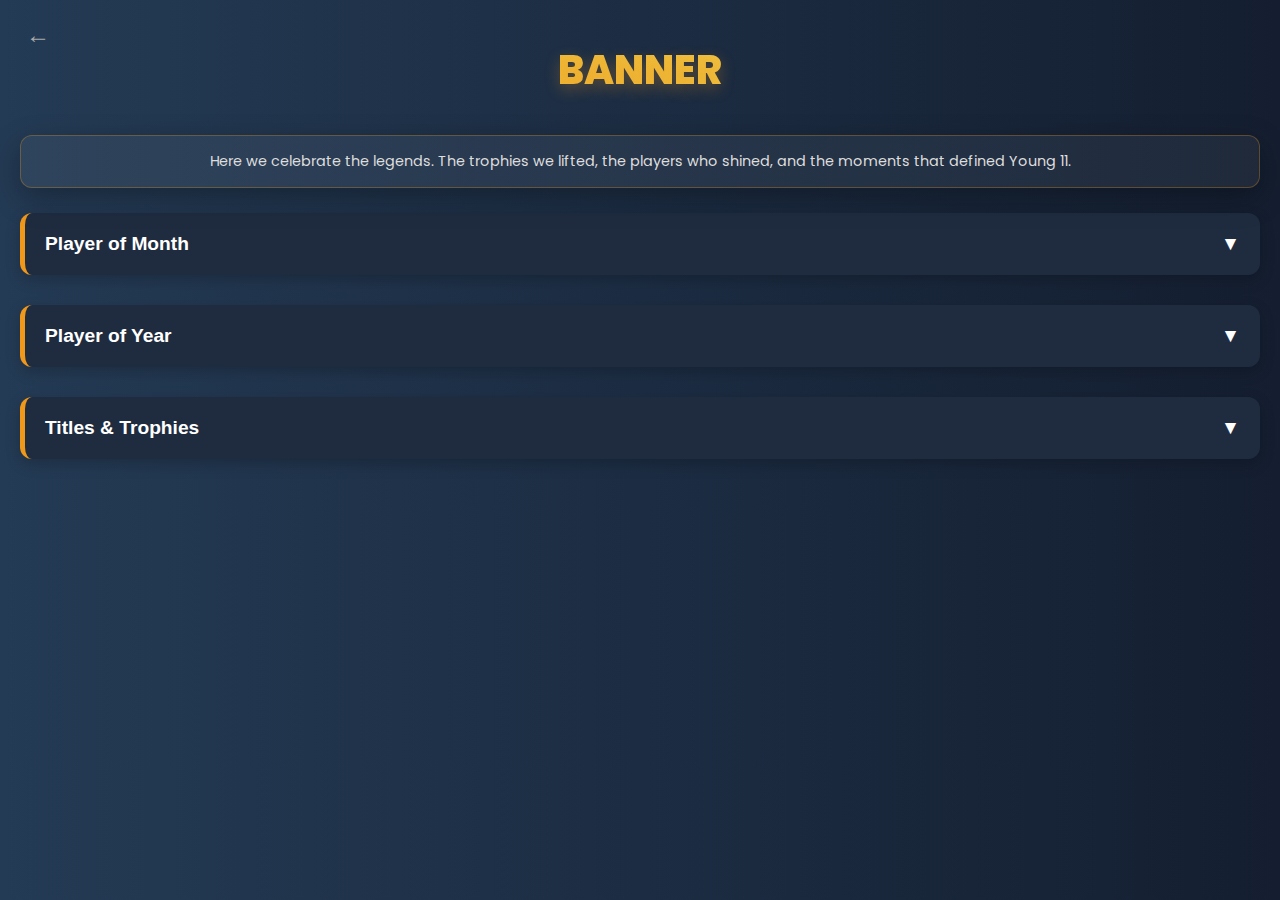
<file: banner.html>
<!DOCTYPE html>
<html lang="en">
<head>
    <meta charset="UTF-8">
    <meta name="viewport" content="width=device-width, initial-scale=1.0">
    <title>Hall of Fame - Young 11</title>
    <link href="https://fonts.googleapis.com/css2?family=Poppins:wght@300;400;600;800&display=swap" rel="stylesheet">
    <style>
        :root {
            --font-main: 'Poppins', sans-serif;
            --bg-dark: #141e30;
            /* Gold/Royal Gradient */
            --bg-gradient: linear-gradient(to right, #243b55, #141e30);
            --gold-grad: linear-gradient(45deg, #f09819, #edde5d);
            --text-gold: #f09819;
            --card-surface: #1f2c40;
        }

        body {
            margin: 0;
            padding: 0;
            font-family: var(--font-main);
            background: var(--bg-gradient);
            color: white;
            min-height: 100vh;
        }

        /* --- HEADER --- */
        header {
            text-align: center;
            padding: 40px 20px 20px;
        }

        .back-btn {
            position: absolute;
            left: 20px;
            top: 20px;
            background: none;
            border: none;
            color: #aaa;
            font-size: 1.5rem;
        }

        .page-title {
            font-size: 2.5rem;
            font-weight: 800;
            text-transform: uppercase;
            background: var(--gold-grad);
            -webkit-background-clip: text;
            -webkit-text-fill-color: transparent;
            margin: 0;
            text-shadow: 0 5px 15px rgba(240, 152, 25, 0.3);
        }

        /* --- DESCRIPTION BOX --- */
        .desc-box {
            background: rgba(255,255,255,0.05);
            border: 1px solid rgba(240, 152, 25, 0.3);
            margin: 20px;
            padding: 15px;
            border-radius: 12px;
            text-align: center;
            font-size: 0.9rem;
            color: #ddd;
            box-shadow: 0 10px 30px rgba(0,0,0,0.3);
            position: relative;
            top: -5px; /* Pop-out effect */
        }

        /* --- ACCORDION SECTIONS --- */
        .container { padding: 0 20px 80px; }

        .accordion-btn {
            background: var(--card-surface);
            color: white;
            cursor: pointer;
            padding: 20px;
            width: 100%;
            border: none;
            text-align: left;
            outline: none;
            font-size: 1.2rem;
            font-weight: 700;
            transition: 0.4s;
            border-radius: 12px;
            margin-bottom: 10px;
            display: flex;
            justify-content: space-between;
            align-items: center;
            box-shadow: 0 5px 15px rgba(0,0,0,0.2);
            border-left: 5px solid #f09819;
        }

        .active, .accordion-btn:hover {
            background: #2c3e50;
        }

        .panel {
            padding: 0 18px;
            background-color: rgba(0,0,0,0.2);
            max-height: 0;
            overflow: hidden;
            transition: max-height 0.2s ease-out;
            border-radius: 0 0 12px 12px;
            margin-bottom: 20px;
        }

        /* List Items inside Panel */
        .honor-list { list-style: none; padding: 15px 0; margin: 0; }
        
        .honor-item {
            display: flex;
            justify-content: space-between;
            padding: 10px 0;
            border-bottom: 1px solid rgba(255,255,255,0.1);
        }
        .honor-item:last-child { border: none; }

        .honor-name { font-weight: 600; color: #fff; }
        .honor-date { color: var(--text-gold); font-size: 0.9rem; }
        .trophy-icon { margin-right: 10px; }

    </style>
</head>
<body>

    <header>
        <button class="back-btn" onclick="window.history.back()">←</button>
        <h1 class="page-title">Banner</h1>
    </header>

    <div class="desc-box">
        Here we celebrate the legends. The trophies we lifted, the players who shined, and the moments that defined Young 11.
    </div>

    <div class="container">

        <button class="accordion-btn">Player of Month <span>▼</span></button>
        <div class="panel">
            <ul class="honor-list" id="list-month">
                <li class="honor-item"><span class="honor-name">Loading...</span></li>
            </ul>
        </div>

        <button class="accordion-btn">Player of Year <span>▼</span></button>
        <div class="panel">
            <ul class="honor-list" id="list-year">
                <li class="honor-item"><span class="honor-name">Loading...</span></li>
            </ul>
        </div>

        <button class="accordion-btn">Titles & Trophies <span>▼</span></button>
        <div class="panel">
            <ul class="honor-list" id="list-title">
                <li class="honor-item"><span class="honor-name">Loading...</span></li>
            </ul>
        </div>

    </div>

    <script>
        // --- ACCORDION LOGIC ---
        var acc = document.getElementsByClassName("accordion-btn");
        for (var i = 0; i < acc.length; i++) {
            acc[i].addEventListener("click", function() {
                this.classList.toggle("active");
                var panel = this.nextElementSibling;
                if (panel.style.maxHeight) {
                    panel.style.maxHeight = null;
                } else {
                    panel.style.maxHeight = panel.scrollHeight + "px";
                } 
            });
        }

        // --- DATA LOGIC ---
        // Sheet Headers: Category, Name, Date/Year
        // Category options: "Month", "Year", "Title"
        const SHEET_CSV_URL = "https://docs.google.com/spreadsheets/d/e/2PACX-1vQaxNgt5C8-ZOOXAAbbihudgwZS6tGqiRSSf-jb0o2usFn8--ks8wGK9hu-7NqVI2oTemDURaChYdQW/pub?gid=0&single=true&output=csv"; 

        const sampleData = [
            { category: "Month", name: "Haziq", date: "Jan 2026" },
            { category: "Month", name: "Murtaza", date: "Dec 2025" },
            { category: "Year", name: "Mir Shakeel", date: "2025" },
            { category: "Title", name: "Winter Cup Winner", date: "2025" }
        ];

        function renderHonors(data) {
            const listMonth = document.getElementById('list-month');
            const listYear = document.getElementById('list-year');
            const listTitle = document.getElementById('list-title');

            listMonth.innerHTML = "";
            listYear.innerHTML = "";
            listTitle.innerHTML = "";

            data.forEach(item => {
                const html = `
                    <li class="honor-item">
                        <span class="honor-name">⭐ ${item.name}</span>
                        <span class="honor-date">${item.date}</span>
                    </li>`;

                if(item.category === "Month") listMonth.innerHTML += html;
                if(item.category === "Year") listYear.innerHTML += html;
                if(item.category === "Title") listTitle.innerHTML += html;
            });
        }

        async function fetchData() {
            if(!SHEET_CSV_URL) {
                renderHonors(sampleData);
                return;
            }
            try {
                const res = await fetch(SHEET_CSV_URL);
                const text = await res.text();
                const rows = text.split('\n').slice(1);
                
                const parsed = rows.map(r => {
                    const c = r.split(',');
                    if(c.length < 3) return null;
                    return { category: c[0], name: c[1], date: c[2].replace('\r','') };
                }).filter(x => x);

                renderHonors(parsed);
            } catch(e) { renderHonors(sampleData); }
        }

        fetchData();
    </script>
</body>
</html>
</file>
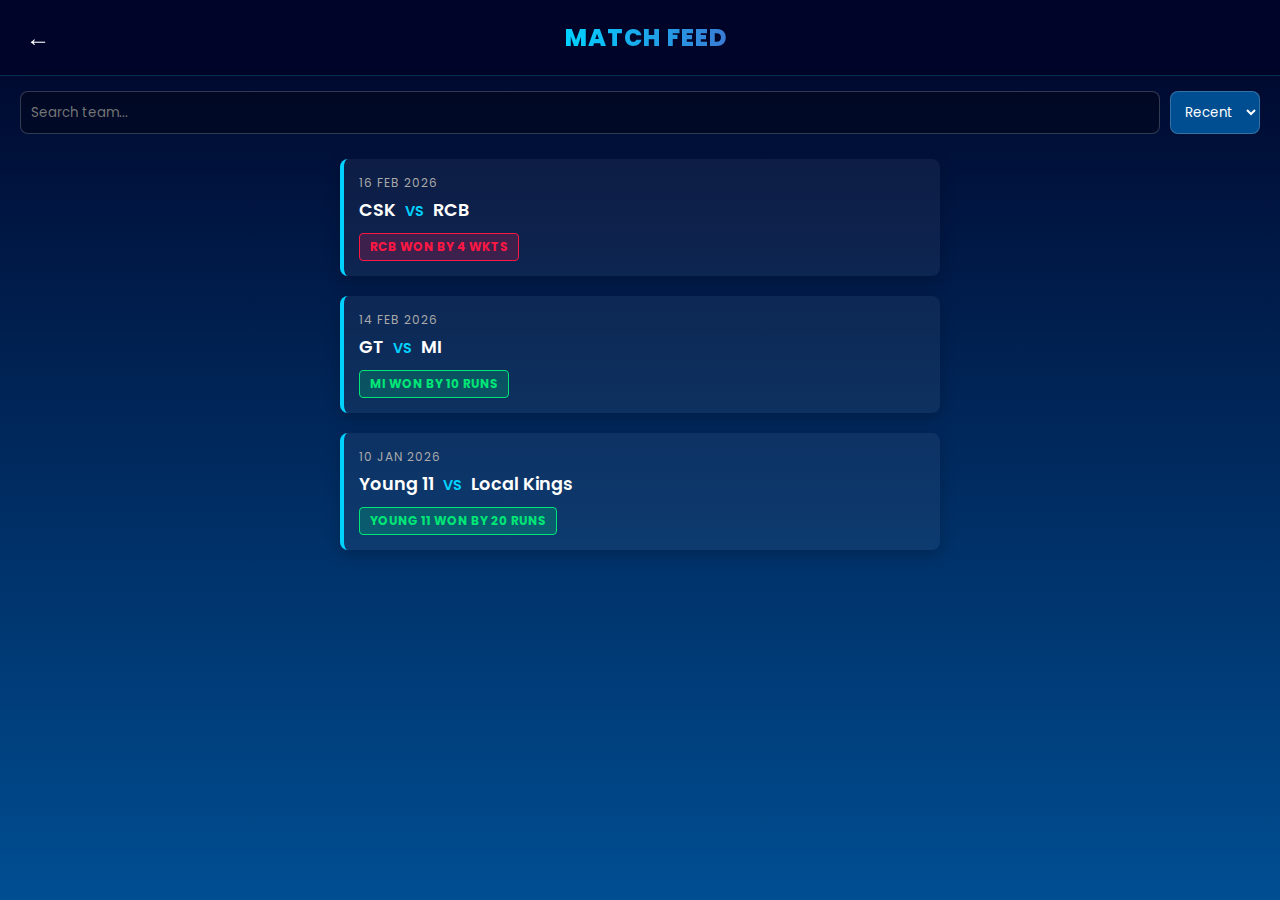
<file: matches.html>
<!DOCTYPE html>
<html lang="en">
<head>
    <meta charset="UTF-8">
    <meta name="viewport" content="width=device-width, initial-scale=1.0">
    <title>Match History - Young 11</title>
    <link href="https://fonts.googleapis.com/css2?family=Poppins:wght@300;400;600;800&display=swap" rel="stylesheet">
    <style>
        :root {
            --font-main: 'Poppins', sans-serif;
            --bg-dark: #000428;
            /* Deep Blue Gradient */
            --bg-gradient: linear-gradient(to bottom, #000428, #004e92);
            --card-bg: rgba(255, 255, 255, 0.05);
            --text-main: #fff;
            --accent-cyan: #00d2ff;
        }

        body {
            margin: 0;
            padding: 0;
            font-family: var(--font-main);
            background: var(--bg-gradient);
            background-attachment: fixed;
            color: var(--text-main);
            min-height: 100vh;
        }

        /* --- HEADER --- */
        header {
            padding: 20px;
            background: rgba(0, 4, 40, 0.9);
            backdrop-filter: blur(10px);
            position: sticky;
            top: 0;
            z-index: 100;
            border-bottom: 1px solid rgba(0, 210, 255, 0.2);
            display: flex;
            align-items: center;
            justify-content: space-between;
        }

        .back-btn {
            background: none;
            border: none;
            color: white;
            font-size: 1.5rem;
            cursor: pointer;
        }

        .page-title {
            font-size: 1.5rem;
            font-weight: 800;
            text-transform: uppercase;
            letter-spacing: 1px;
            background: linear-gradient(90deg, #00d2ff, #3a7bd5);
            -webkit-background-clip: text;
            -webkit-text-fill-color: transparent;
            margin: 0;
        }

        /* --- CONTROLS (Search + Sort) --- */
        .controls {
            padding: 15px 20px;
            display: flex;
            gap: 10px;
        }

        .search-box {
            flex: 1;
            padding: 10px;
            border-radius: 8px;
            border: 1px solid rgba(255,255,255,0.2);
            background: rgba(0,0,0,0.3);
            color: white;
            font-family: inherit;
        }

        .sort-select {
            padding: 10px;
            border-radius: 8px;
            border: 1px solid rgba(255,255,255,0.2);
            background: #004e92;
            color: white;
            font-family: inherit;
        }

        /* --- MATCH TIMELINE --- */
        .container {
            padding: 10px 20px 80px;
            max-width: 600px;
            margin: 0 auto;
        }

        .match-card {
            background: var(--card-bg);
            border-left: 4px solid var(--accent-cyan);
            border-radius: 8px;
            padding: 15px;
            margin-bottom: 20px;
            position: relative;
            box-shadow: 0 5px 15px rgba(0,0,0,0.2);
            transition: transform 0.2s;
        }

        .match-card:active { transform: scale(0.98); }

        .match-date {
            font-size: 0.75rem;
            color: #aaa;
            text-transform: uppercase;
            letter-spacing: 1px;
            margin-bottom: 5px;
            display: block;
        }

        .teams {
            font-size: 1.1rem;
            font-weight: 600;
            margin-bottom: 10px;
        }
        
        .vs { color: #00d2ff; font-size: 0.9rem; margin: 0 5px; }

        .result-badge {
            display: inline-block;
            padding: 4px 10px;
            border-radius: 4px;
            font-size: 0.75rem;
            font-weight: bold;
            text-transform: uppercase;
        }
        
        .won { background: rgba(0, 230, 118, 0.2); color: #00e676; border: 1px solid #00e676; }
        .lost { background: rgba(255, 23, 68, 0.2); color: #ff1744; border: 1px solid #ff1744; }
        .draw { background: rgba(255, 152, 0, 0.2); color: #ff9800; border: 1px solid #ff9800; }

        /* Loader */
        #loader { text-align: center; color: var(--accent-cyan); padding: 20px; }

    </style>
</head>
<body>

    <header>
        <button class="back-btn" onclick="window.history.back()">←</button>
        <h1 class="page-title">Match Feed</h1>
        <div style="width: 24px;"></div> </header>

    <div class="controls">
        <input type="text" id="searchInput" class="search-box" placeholder="Search team..." onkeyup="filterMatches()">
        <select id="sortSelect" class="sort-select" onchange="sortMatches()">
            <option value="recent">Recent</option>
            <option value="oldest">Oldest</option>
        </select>
    </div>

    <div class="container" id="match-container">
        <div id="loader">Loading Match History...</div>
        </div>

    <script>
        // --- GOOGLE SHEET CONFIG ---
        // Headers required: Date, Team1, Team2, Result, Winner
        const SHEET_CSV_URL = "https://docs.google.com/spreadsheets/d/e/2PACX-1vREKaKTXhXb5behRXszZ2HlJAKv_h7fYFk_wqy-wKvxwLNcUv5T22HyL0CFtWhwD2frj0Cs6QT6UljV/pub?gid=0&single=true&output=csv"; 

        // --- SAMPLE DATA ---
        let allMatches = [
            { date: "16 Feb 2026", team1: "CSK", team2: "RCB", result: "RCB Won by 4 wkts", winner: "Lost" },
            { date: "14 Feb 2026", team1: "GT", team2: "MI", result: "MI Won by 10 runs", winner: "Won" },
            { date: "10 Jan 2026", team1: "Young 11", team2: "Local Kings", result: "Young 11 Won by 20 runs", winner: "Won" }
        ];

        function renderMatches(data) {
            const container = document.getElementById('match-container');
            
            // 1. Clear the container (Removes loader automatically)
            container.innerHTML = "";

            // 2. Build all HTML in one go (Faster)
            let fullHtml = "";

            if(data.length === 0) {
                container.innerHTML = "<div style='text-align:center; color:#888; margin-top:20px;'>No matches found.</div>";
                return;
            }

            data.forEach(m => {
                // Determine Badge Color
                let badgeClass = "draw";
                if(m.winner && m.winner.toLowerCase().includes("won")) badgeClass = "won";
                if(m.winner && m.winner.toLowerCase().includes("lost")) badgeClass = "lost";

                fullHtml += `
                    <div class="match-card">
                        <span class="match-date">${m.date}</span>
                        <div class="teams">${m.team1} <span class="vs">VS</span> ${m.team2}</div>
                        <span class="result-badge ${badgeClass}">${m.result}</span>
                    </div>
                `;
            });

            // 3. Inject HTML
            container.innerHTML = fullHtml;
        }

        // --- SEARCH & SORT LOGIC ---
        function filterMatches() {
            const query = document.getElementById('searchInput').value.toLowerCase();
            const filtered = allMatches.filter(m => 
                (m.team1 && m.team1.toLowerCase().includes(query)) || 
                (m.team2 && m.team2.toLowerCase().includes(query)) ||
                (m.date && m.date.toLowerCase().includes(query))
            );
            renderMatches(filtered);
        }

        function sortMatches() {
            const sortType = document.getElementById('sortSelect').value;
            const sorted = [...allMatches];
            if(sortType === "oldest") sorted.reverse();
            renderMatches(sorted);
        }

        // --- FETCH DATA ---
        async function fetchMatches() {
            // Check if link is empty
            if(!SHEET_CSV_URL) {
                console.log("No sheet linked, using sample data.");
                setTimeout(() => renderMatches(allMatches), 500);
                return;
            }

            try {
                const res = await fetch(SHEET_CSV_URL);
                const text = await res.text();
                
                // Split by new line and filter out empty rows
                const rows = text.split('\n').filter(row => row.trim() !== "");
                
                // Skip header (slice 1) and map
                const parsedData = rows.slice(1).map(r => {
                    const c = r.split(',');
                    // Ensure we have enough columns to avoid errors
                    if(c.length < 5) return null; 
                    
                    return { 
                        date: c[0].trim(), 
                        team1: c[1].trim(), 
                        team2: c[2].trim(), 
                        result: c[3].trim(), 
                        winner: c[4].trim().replace(/['"]+/g, '') // Remove quotes if any
                    };
                }).filter(x => x !== null); // Remove any failed rows

                allMatches = parsedData; // Update global data
                renderMatches(allMatches);

            } catch(e) { 
                console.error("Error fetching matches:", e); 
                renderMatches(allMatches); // Fallback to sample
            }
        }

        fetchMatches();
    </script>
</body>
</html>
</file>
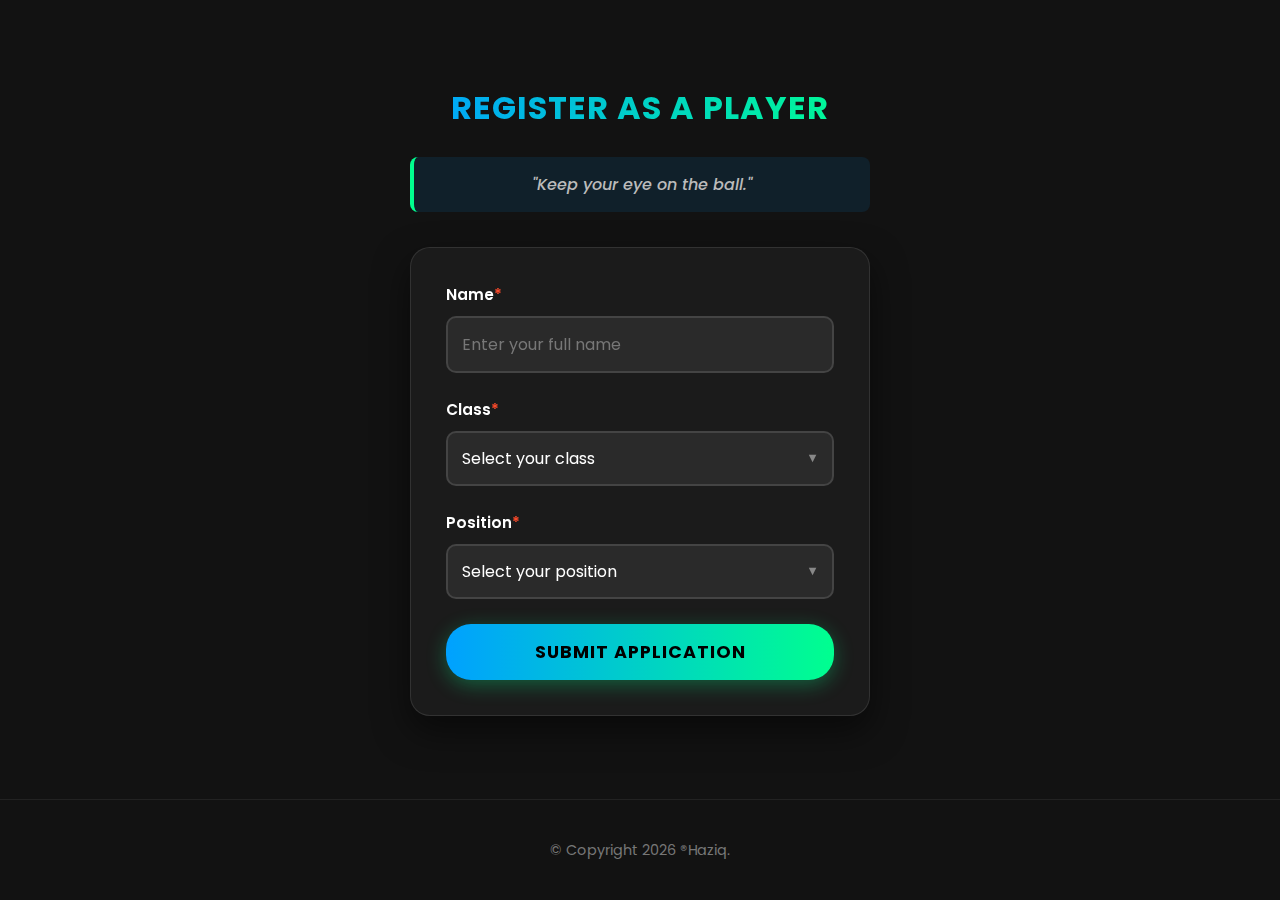
<file: register.html>
<!DOCTYPE html>
<html lang="en">
<head>
    <meta charset="UTF-8">
    <meta name="viewport" content="width=device-width, initial-scale=1.0">
    <title>Register - Young 11 Cricket Club</title>
    <link href="https://fonts.googleapis.com/css2?family=Poppins:wght@300;400;600;700&display=swap" rel="stylesheet">
    <style>
        /* --- CSS Styles --- */
        :root {
            --bg-dark: #121212;
            --card-bg: rgba(30, 30, 30, 0.8); /* Glassmorphism background */
            --text-color: #e0e0e0;
            --primary-gradient: linear-gradient(90deg, #00a1ff, #00ff8f);
            --input-bg: #2a2a2a;
            --input-border: #444;
            --focus-color: #00a1ff;
            --font-main: 'Poppins', sans-serif;
        }

        body {
            margin: 0;
            padding: 0;
            font-family: var(--font-main);
            background-color: var(--bg-dark);
            color: var(--text-color);
            min-height: 100vh;
            display: flex;
            flex-direction: column;
        }

        .container {
            flex: 1;
            padding: 30px 20px;
            max-width: 500px;
            margin: 0 auto;
            width: 100%;
            box-sizing: border-box;
            display: flex;
            flex-direction: column;
            justify-content: center;
        }

        /* Header Styles */
        .register-header {
            text-align: center;
            margin-bottom: 25px;
        }

        .register-title {
            font-size: 2rem;
            font-weight: 700;
            margin: 0;
            background: var(--primary-gradient);
            -webkit-background-clip: text;
            -webkit-text-fill-color: transparent;
            text-transform: uppercase;
            letter-spacing: 1px;
        }

        /* Dynamic Tagline Section */
        .tagline-container {
            background: rgba(0, 161, 255, 0.1);
            border-left: 4px solid #00ff8f;
            padding: 15px;
            border-radius: 8px;
            margin-bottom: 35px;
            text-align: center;
            font-style: italic;
            color: #bbb;
            min-height: 24px; /* Prevent layout shift */
            display: flex;
            align-items: center;
            justify-content: center;
        }

        #dynamic-tagline {
            font-weight: 500;
            display: inline-block;
        }

        /* Animations for Tagline */
        .pop-in {
            animation: popIn 0.5s cubic-bezier(0.175, 0.885, 0.32, 1.275) forwards;
        }

        .fade-out {
            animation: fadeOut 0.5s ease-out forwards;
        }

        @keyframes popIn {
            0% { opacity: 0; transform: scale(0.8) translateY(10px); }
            100% { opacity: 1; transform: scale(1) translateY(0); }
        }

        @keyframes fadeOut {
            0% { opacity: 1; transform: scale(1); }
            100% { opacity: 0; transform: scale(0.9); }
        }

        /* Form Card Styles */
        .form-card {
            background: var(--card-bg);
            backdrop-filter: blur(10px);
            -webkit-backdrop-filter: blur(10px);
            padding: 35px;
            border-radius: 20px;
            box-shadow: 0 15px 35px rgba(0, 0, 0, 0.5);
            border: 1px solid rgba(255, 255, 255, 0.1);
        }

        .form-group {
            margin-bottom: 25px;
        }

        .form-label {
            display: block;
            margin-bottom: 10px;
            font-weight: 600;
            font-size: 0.95rem;
            color: #fff;
        }

        .required-star {
            color: #ff4b2b;
        }

        .form-input, .form-select {
            width: 100%;
            padding: 14px;
            border-radius: 10px;
            border: 2px solid var(--input-border);
            background: var(--input-bg);
            color: #fff;
            font-family: var(--font-main);
            font-size: 1rem;
            box-sizing: border-box; /* Important for padding */
            transition: all 0.3s ease;
            outline: none;
            appearance: none; /* Removes default dropdown arrow */
        }

        /* Custom arrow for select boxes */
        .select-wrapper {
            position: relative;
        }

        .select-wrapper::after {
            content: '▼';
            font-size: 0.8rem;
            color: #888;
            position: absolute;
            right: 15px;
            top: 50%;
            transform: translateY(-50%);
            pointer-events: none;
        }

        .form-input:focus, .form-select:focus {
            border-color: var(--focus-color);
            box-shadow: 0 0 0 4px rgba(0, 161, 255, 0.1);
            background: #333;
        }
        
        .form-input::placeholder {
            color: #777;
        }

        /* Submit Button Styles */
        .submit-btn {
            width: 100%;
            padding: 15px;
            border: none;
            border-radius: 25px;
            background: var(--primary-gradient);
            color: #000;
            font-family: var(--font-main);
            font-size: 1.1rem;
            font-weight: 700;
            text-transform: uppercase;
            letter-spacing: 1px;
            cursor: pointer;
            box-shadow: 0 5px 20px rgba(0, 255, 143, 0.3);
            transition: transform 0.2s, box-shadow 0.2s;
        }

        .submit-btn:hover {
            box-shadow: 0 8px 25px rgba(0, 255, 143, 0.5);
        }

        .submit-btn:active {
            transform: scale(0.98);
        }

        /* Footer Styles */
        .main-footer {
            text-align: center;
            padding: 25px;
            font-size: 0.9rem;
            color: #777;
            border-top: 1px solid #222;
            margin-top: auto; /* Pushes footer to bottom */
        }
    </style>
</head>
<body>

    <div class="container">
        <header class="register-header">
            <h1 class="register-title">Register as a Player</h1>
        </header>

        <div class="tagline-container">
            <span id="dynamic-tagline" class="pop-in">"Welcome to the squad!"</span>
        </div>

        <div class="form-card">
            <form action="#" method="POST">
                
                <div class="form-group">
                    <label for="name" class="form-label">Name<span class="required-star">*</span></label>
                    <input type="text" id="name" name="name" class="form-input" placeholder="Enter your full name" required>
                </div>

                <div class="form-group">
                    <label for="class" class="form-label">Class<span class="required-star">*</span></label>
                    <div class="select-wrapper">
                        <select id="class" name="class" class="form-select" required>
                            <option value="" disabled selected>Select your class</option>
                            <option value="5th">5th</option>
                            <option value="6th">6th</option>
                            <option value="7th">7th</option>
                            <option value="8th">8th</option>
                            <option value="9th">9th</option>
                            <option value="10th">10th</option>
                            <option value="11th">11th</option>
                            <option value="12th">12th</option>
                            <option value="Not Mentioned">Not Mentioned</option>
                        </select>
                    </div>
                </div>

                <div class="form-group">
                    <label for="position" class="form-label">Position<span class="required-star">*</span></label>
                    <div class="select-wrapper">
                        <select id="position" name="position" class="form-select" required>
                            <option value="" disabled selected>Select your position</option>
                            <option value="Batsman">Batsman</option>
                            <option value="Bowler (Spinner)">Bowler (Spinner)</option>
                            <option value="Bowler (Fast)">Bowler (Fast)</option>
                            <option value="Wicket Keeper">Wicket Keeper</option>
                            <option value="All-Rounder">All-Rounder</option>
                        </select>
                    </div>
                </div>

                <button type="submit" class="submit-btn">Submit Application</button>

            </form>
        </div>
    </div>

    <footer class="main-footer">
        <p>© Copyright 2026 ®Haziq.</p>
    </footer>

    <script>
        /* --- JavaScript Logic --- */
        
        // List of Cricket Taglines
        const taglines = [
            "We hate ducks!",
            "Hit hard, run fast.",
            "Spin it to win it.",
            "Pace like fire.",
            "Catches win matches.",
            "Wide to hide.",
            "Respect the game.",
            "Teamwork makes the dream work.",
            "Every run counts.",
            "Also try football.",
            "Defend like a lion.",
            "Attack like a tiger.",
            "Keep your eye on the ball.",
            "Do you know about football.",
            "Born to play.",
            "Straight down the ground.",
            "Rohit or Kohli?.",
            "Boundary bound.",
            "Six hitting machine.",
            "Wicket taking delivery.",
            "The gentleman's game.",
            "Leave it all on the pitch.",
            "Homework first.",
            "Victory belongs to the disciplined.",
            "Train hard, play easy.",
            "We love you.",
            "Unleash your potential.",
            "Be a game changer.",
            "The pitch is calling.",
            "Ready for the challenge?",
            "Dominate the game.",
            "Play with heart.",
            "Rise above the rest.",
            "Is your syllabus Complete?",
            "Legend in the making.",
            "It's not just a game.",
            "Play fair, play hard.",
            "Your time is now.",
            "Believe in your team.",
            "Strive for excellence.",
            "Nothing but net... wait, wrong sport.",
            "Timing is everything.",
            "Read the pitch.",
            "Outsmart the opposition.",
            "Young-11 Cricket Club!!!",
            "The sound of leather on willow.",
            "A century of dreams.",
            "From the streets to the stadium.",
            "Our blood is green (for the pitch).",
            "Heroes are made here.",
            "One team, one dream."
        ];

        const taglineElement = document.getElementById('dynamic-tagline');
        let currentIndex = 0;

        function changeQuote() {
            // 1. Start fade out animation
            taglineElement.classList.remove('pop-in');
            taglineElement.classList.add('fade-out');

            setTimeout(() => {
                // 2. Change text after fade out is complete (0.5s)
                currentIndex = (currentIndex + 1) % taglines.length;
                taglineElement.innerText = `"${taglines[currentIndex]}"`;

                // 3. Start pop-in animation
                taglineElement.classList.remove('fade-out');
                taglineElement.classList.add('pop-in');
            }, 500); // Wait for 500ms fade-out animation to finish
        }

        // Initial call to set a random starting quote (optional)
        currentIndex = Math.floor(Math.random() * taglines.length);
        taglineElement.innerText = `"${taglines[currentIndex]}"`;

        // Change quote every 4 seconds
        setInterval(changeQuote, 4000);
    </script>
</body>
</html>
</file>
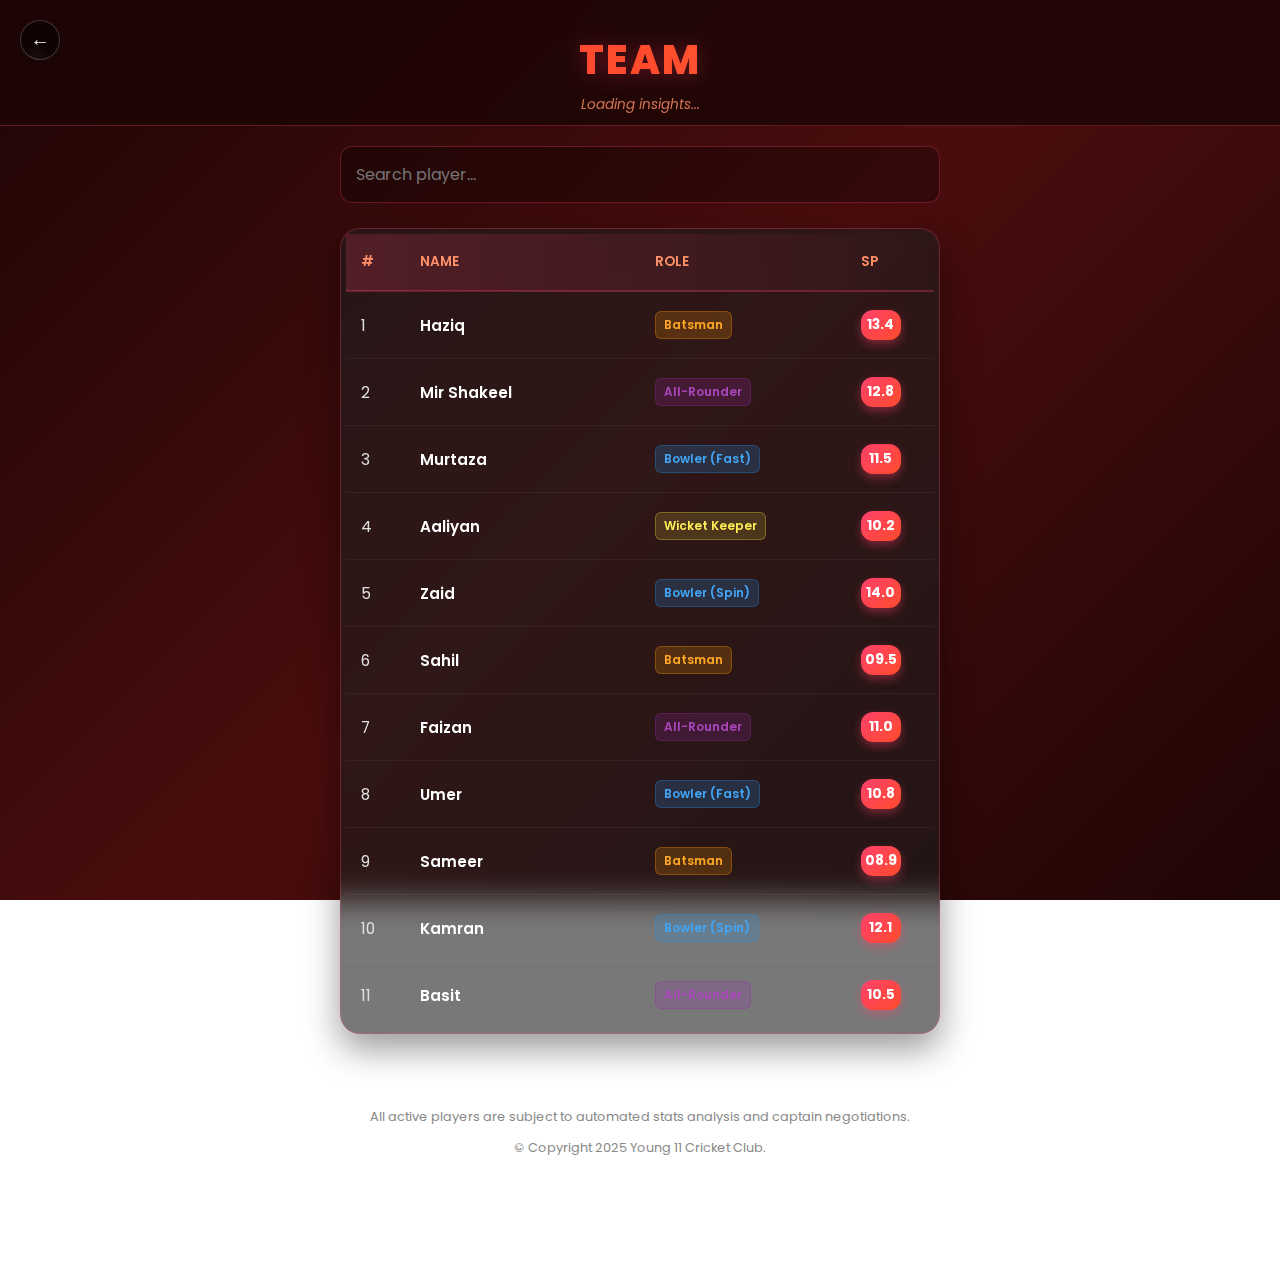
<file: team.html>
<!DOCTYPE html>
<html lang="en">
<head>
    <meta charset="UTF-8">
    <meta name="viewport" content="width=device-width, initial-scale=1.0">
    <title>Team Squad - Young 11</title>
    <link href="https://fonts.googleapis.com/css2?family=Poppins:wght@300;400;600;800&display=swap" rel="stylesheet">
    <style>
        /* --- CSS Styles --- */
        :root {
            --font-main: 'Poppins', sans-serif;
            /* "Rose Ember" Sharp Gradient Background */
            --bg-gradient: linear-gradient(135deg, #1f0505 0%, #4a0d0d 50%, #1f0505 100%);
            /* "Mango Bloom" Text Gradient (Red-Orange) */
            --text-gradient: linear-gradient(90deg, #ff416c, #ff4b2b, #ff9068);
            --card-bg: rgba(30, 30, 30, 0.6); /* Glassmorphism */
            --border-color: rgba(255, 65, 108, 0.3);
            --text-color: #e0e0e0;
        }

        body {
            margin: 0;
            padding: 0;
            font-family: var(--font-main);
            background: var(--bg-gradient);
            background-attachment: fixed; /* Keeps gradient fixed while scrolling */
            color: var(--text-color);
            min-height: 100vh;
        }

        /* --- HEADER SECTION --- */
        header {
            text-align: center;
            padding: 30px 20px 10px;
            position: sticky;
            top: 0;
            z-index: 100;
            background: rgba(31, 5, 5, 0.9); /* Semi-transparent background */
            backdrop-filter: blur(10px);
            border-bottom: 1px solid var(--border-color);
        }

        .page-title {
            margin: 0;
            font-size: 2.5rem;
            text-transform: uppercase;
            font-weight: 800;
            letter-spacing: 2px;
            /* Mango Bloom Gradient Text */
            background: var(--text-gradient);
            -webkit-background-clip: text;
            -webkit-text-fill-color: transparent;
            filter: drop-shadow(0 2px 10px rgba(255, 65, 108, 0.3));
        }

        /* Subtle Changing Text */
        .subtle-msg-container {
            height: 20px;
            margin-top: 5px;
            overflow: hidden;
        }
        
        #subtle-text {
            font-size: 0.85rem;
            color: #ff9068; /* Soft Orange */
            opacity: 0.8;
            font-style: italic;
            transition: opacity 0.5s ease;
        }

        /* Back Button */
        .back-btn {
            position: absolute;
            left: 20px;
            top: 35px;
            background: none;
            border: none;
            color: white;
            font-size: 1.5rem;
            cursor: pointer;
            opacity: 0.7;
        }

        /* --- MAIN CONTENT --- */
        .container {
            padding: 20px;
            padding-bottom: 80px;
            max-width: 600px; /* Limits width on larger screens */
            margin: 0 auto;
        }

        /* Search Bar */
        .search-box {
            width: 100%;
            padding: 15px;
            margin-bottom: 25px;
            background: rgba(0, 0, 0, 0.3);
            border: 1px solid var(--border-color);
            border-radius: 12px;
            color: white;
            font-family: inherit;
            font-size: 1rem;
            box-sizing: border-box;
            outline: none;
        }
        .search-box:focus {
            border-color: #ff9068;
            box-shadow: 0 0 15px rgba(255, 65, 108, 0.2);
        }

        /* Pop-up Card Table Container */
        .table-card {
            background: var(--card-bg);
            backdrop-filter: blur(15px);
            border-radius: 20px;
            padding: 5px; /* Inner padding */
            border: 1px solid var(--border-color);
            box-shadow: 0 15px 35px rgba(0, 0, 0, 0.4);
            overflow: hidden; /* Clips corners */
        }

        table {
            width: 100%;
            border-collapse: collapse;
        }

        /* Table Header */
        thead tr {
            background: linear-gradient(90deg, rgba(255, 65, 108, 0.2), rgba(0,0,0,0));
        }

        th {
            padding: 18px 15px;
            text-align: left;
            font-size: 0.85rem;
            text-transform: uppercase;
            color: #ff9068;
            font-weight: 600;
            border-bottom: 2px solid var(--border-color);
        }

        /* Table Body */
        td {
            padding: 18px 15px;
            border-bottom: 1px solid rgba(255, 255, 255, 0.05);
            font-size: 0.95rem;
        }

        tr:last-child td { border-bottom: none; }

        /* Row Animation & Hover */
        tbody tr {
            transition: background 0.2s;
        }
        tbody tr:hover {
            background: rgba(255, 65, 108, 0.1);
        }

        /* Position Badges */
        .badge {
            padding: 4px 8px;
            border-radius: 6px;
            font-size: 0.75rem;
            font-weight: 600;
            display: inline-block;
        }
        .bat { background: rgba(255, 152, 0, 0.2); color: #ffa726; border: 1px solid rgba(255, 152, 0, 0.3); }
        .bowl { background: rgba(33, 150, 243, 0.2); color: #42a5f5; border: 1px solid rgba(33, 150, 243, 0.3); }
        .keep { background: rgba(255, 235, 59, 0.15); color: #ffee58; border: 1px solid rgba(255, 235, 59, 0.3); }
        .all { background: rgba(156, 39, 176, 0.2); color: #ab47bc; border: 1px solid rgba(156, 39, 176, 0.3); }

        /* SP Score Circle */
        .sp-circle {
            background: linear-gradient(135deg, #ff416c, #ff4b2b);
            color: white;
            font-weight: bold;
            padding: 5px 0;
            width: 40px;
            text-align: center;
            border-radius: 12px;
            font-size: 0.85rem;
            box-shadow: 0 4px 10px rgba(255, 65, 108, 0.4);
        }

        /* --- FOOTER --- */
        .main-footer {
            margin-top: 40px;
            text-align: center;
            font-size: 0.8rem;
            color: #888;
            padding: 20px;
            border-top: 1px solid rgba(255, 255, 255, 0.1);
        }

        /* Loading Spinner */
        #loader {
            text-align: center;
            padding: 30px;
            color: #ff9068;
            font-style: italic;
        }

        /* Responsive Fix for small phones */
        @media (max-width: 360px) {
            th, td { padding: 12px 8px; font-size: 0.85rem; }
            .page-title { font-size: 2rem; }
        }
        
        .nav-back-btn {
    position: fixed;
    top: 20px;
    left: 20px;
    width: 40px;
    height: 40px;
    background: rgba(0, 0, 0, 0.5); /* Semi-transparent dark */
    backdrop-filter: blur(5px);
    border: 1px solid rgba(255, 255, 255, 0.2);
    border-radius: 50%;
    color: white;
    font-size: 1.2rem;
    cursor: pointer;
    z-index: 10000; /* Ensure it's on top of everything */
    display: flex;
    align-items: center;
    justify-content: center;
    box-shadow: 0 4px 10px rgba(0,0,0,0.3);
}
.nav-back-btn:active {
    transform: scale(0.9);
    background: rgba(255, 255, 255, 0.1);
}
    </style>
</head>
<body>

    <header>
        <button class="back-btn" onclick="window.history.back()">←</button>
        <h1 class="page-title">Team</h1>
        <div class="subtle-msg-container">
            <div id="subtle-text">Loading insights...</div>
        </div>
    </header>

    <div class="container">
        
        <input type="text" id="searchInput" class="search-box" placeholder="Search player..." onkeyup="filterTable()">

        <div class="table-card">
            <div style="overflow-x: auto;"> <table id="squadTable">
                    <thead>
                        <tr>
                            <th width="10%">#</th>
                            <th width="40%">Name</th>
                            <th width="35%">Role</th>
                            <th width="15%">SP</th>
                        </tr>
                    </thead>
                    <tbody id="tableBody">
                        </tbody>
                </table>
            </div>
            <div id="loader">We love loading!</div>
        </div>

        <footer class="main-footer">
            <p>All active players are subject to automated stats analysis and captain negotiations.</p>
            <p>© Copyright 2025 Young 11 Cricket Club.</p>
        </footer>

    </div>

<button class="nav-back-btn" onclick="goBack()">
    ←
</button>
    <script>
        // --- 1. GOOGLE SHEETS CONNECTION ---
        // Paste your published CSV link inside these quotes:
        const SHEET_CSV_URL = "https://docs.google.com/spreadsheets/d/e/2PACX-1vTbgrniU97N-klrbAhno7g5wC8L93JwH1N8vlgl1X-r-xvFtVMdKKpnv30GGxIUrXRrRTL9_B4rDhIb/pub?gid=0&single=true&output=csv"; 

        // --- 2. SUBTLE TEXT CHANGER (Every 5 Seconds) ---
        const subtleMessages = [
            "Analyzing player stats...",
            "Updating squad lists...",
            "Checking recent form...",
            "Calculating SP points...",
            "Syncing with captain...",
           "Football is love...",
            "Verifying fitness levels...",
            "Have you tried vollyball?!."
        ];

        let msgIndex = 0;
        const msgElement = document.getElementById('subtle-text');

        function updateSubtleText() {
            msgElement.style.opacity = 0; // Fade out
            setTimeout(() => {
                msgIndex = (msgIndex + 1) % subtleMessages.length;
                msgElement.innerText = subtleMessages[msgIndex];
                msgElement.style.opacity = 0.8; // Fade in
            }, 500);
        }
        setInterval(updateSubtleText, 4000); // 4 Seconds


        // --- 3. DATA HANDLING ---
        
        // Sample 11 Players (Fallback Data)
        const fallbackData = [
            { id: 1, name: "Haziq", role: "Batsman", sp: "13.4" },
            { id: 2, name: "Mir Shakeel", role: "All-Rounder", sp: "12.8" },
            { id: 3, name: "Murtaza", role: "Bowler (Fast)", sp: "11.5" },
            { id: 4, name: "Aaliyan", role: "Wicket Keeper", sp: "10.2" },
            { id: 5, name: "Zaid", role: "Bowler (Spin)", sp: "14.0" },
            { id: 6, name: "Sahil", role: "Batsman", sp: "09.5" },
            { id: 7, name: "Faizan", role: "All-Rounder", sp: "11.0" },
            { id: 8, name: "Umer", role: "Bowler (Fast)", sp: "10.8" },
            { id: 9, name: "Sameer", role: "Batsman", sp: "08.9" },
            { id: 10, name: "Kamran", role: "Bowler (Spin)", sp: "12.1" },
            { id: 11, name: "Basit", role: "All-Rounder", sp: "10.5" }
        ];

        function getBadgeClass(role) {
            role = role.toLowerCase();
            if(role.includes('bat')) return 'bat';
            if(role.includes('bowl')) return 'bowl';
            if(role.includes('keep')) return 'keep';
            return 'all';
        }

        function renderTable(data) {
            const tbody = document.getElementById('tableBody');
            tbody.innerHTML = "";
            
            data.forEach(p => {
                const row = `
                    <tr>
                        <td>${p.id}</td>
                        <td style="font-weight: 600; color: white;">${p.name}</td>
                        <td><span class="badge ${getBadgeClass(p.role)}">${p.role}</span></td>
                        <td><div class="sp-circle">${p.sp}</div></td>
                    </tr>
                `;
                tbody.innerHTML += row;
            });
            document.getElementById('loader').style.display = 'none';
        }

        async function fetchSheetData() {
            if(!SHEET_CSV_URL) {
                // Simulate loading delay for effect
                setTimeout(() => renderTable(fallbackData), 1000);
                return;
            }

            try {
                const res = await fetch(SHEET_CSV_URL);
                const csvText = await res.text();
                
                // Simple CSV Parser
                const rows = csvText.split('\n').slice(1); // Skip header
                const parsed = rows.map(r => {
                    const c = r.split(','); // Assuming standard CSV
                    if(c.length < 4) return null;
                    return { id: c[0], name: c[1], role: c[2], sp: c[3] };
                }).filter(x => x);

                renderTable(parsed);
            } catch (err) {
                console.error("Sheet Error:", err);
                renderTable(fallbackData); // Use backup if internet fails
            }
        }

        // Search Filter
        function filterTable() {
            const filter = document.getElementById('searchInput').value.toUpperCase();
            const tr = document.getElementById('squadTable').getElementsByTagName('tr');
            for (let i = 1; i < tr.length; i++) {
                let td = tr[i].getElementsByTagName('td')[1];
                if (td) {
                    let txt = td.textContent || td.innerText;
                    tr[i].style.display = txt.toUpperCase().indexOf(filter) > -1 ? "" : "none";
                }       
            }
        }

        // Initialize
        fetchSheetData();

function goBack() {
    // If we are on a main sub-page, go to Home Menu.
    // If we are deep inside (like team.html), go back to Dashboard (web.html)

    const path = window.location.pathname;

    // If on Dashboard, go to Main Menu
    if(path.includes('web.html')) {
        window.location.href = 'home.html';
    } 
    // If on Register, go to Main Menu
    else if(path.includes('register.html')) {
        window.location.href = 'home.html';
    }
    // For everything else (Team, Matches, etc.), simple history back works best
    else {
        window.history.back();
    }
}

    </script>
</body>
</html>
</file>
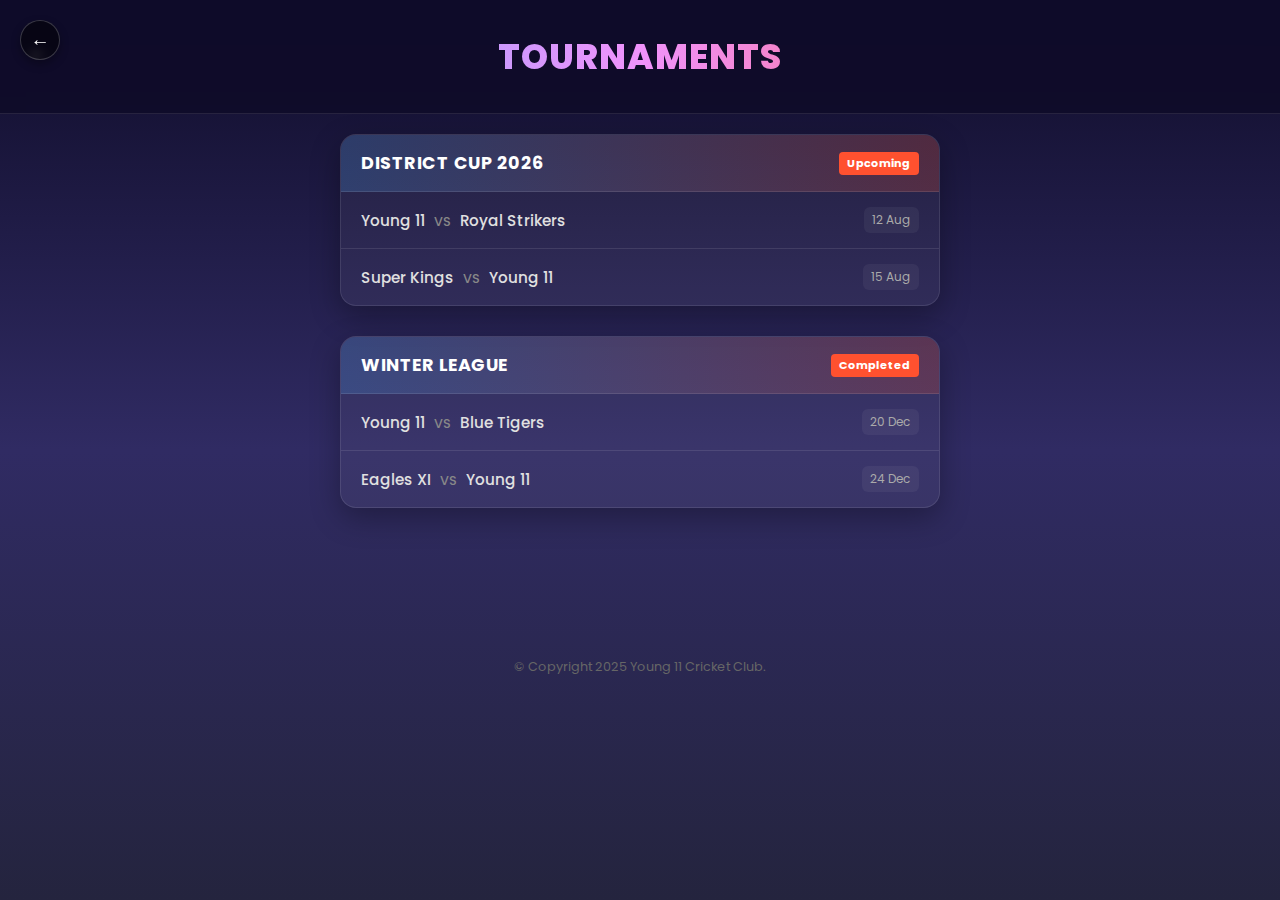
<file: tournament.html>
<!DOCTYPE html>
<html lang="en">
<head>
    <meta charset="UTF-8">
    <meta name="viewport" content="width=device-width, initial-scale=1.0">
    <title>Tournaments - Young 11</title>
    <link href="https://fonts.googleapis.com/css2?family=Poppins:wght@300;400;600;800&display=swap" rel="stylesheet">
    <style>
        :root {
            --font-main: 'Poppins', sans-serif;
            --bg-dark: #0f0c29;
            /* Deep Space Gradient Background */
            --bg-gradient: linear-gradient(to bottom, #0f0c29, #302b63, #24243e);
            /* Warm to Cool Text Gradient (Blue -> Orange -> Red) */
            --header-gradient: linear-gradient(90deg, #4facfe 0%, #f093fb 50%, #ff512f 100%);
            --card-surface: rgba(255, 255, 255, 0.05);
            --border-light: rgba(255, 255, 255, 0.1);
            --accent-red: #ff512f;
        }

        body {
            margin: 0;
            padding: 0;
            font-family: var(--font-main);
            background: var(--bg-gradient);
            background-attachment: fixed;
            color: white;
            min-height: 100vh;
        }

        /* --- HEADER --- */
        header {
            text-align: center;
            padding: 30px 20px;
            background: rgba(15, 12, 41, 0.95);
            backdrop-filter: blur(10px);
            position: sticky;
            top: 0;
            z-index: 100;
            border-bottom: 1px solid var(--border-light);
        }

        .page-title {
            margin: 0;
            font-size: 2.2rem;
            text-transform: uppercase;
            font-weight: 800;
            letter-spacing: 1px;
            background: var(--header-gradient);
            -webkit-background-clip: text;
            -webkit-text-fill-color: transparent;
        }

        .back-btn {
            position: absolute;
            left: 20px;
            top: 35px;
            background: none;
            border: none;
            color: #ccc;
            font-size: 1.5rem;
            cursor: pointer;
        }

        /* --- CONTAINER --- */
        .container {
            padding: 20px;
            padding-bottom: 80px;
            max-width: 600px;
            margin: 0 auto;
        }

        /* --- TOURNAMENT CARD --- */
        .tourna-card {
            background: var(--card-surface);
            border: 1px solid var(--border-light);
            border-radius: 16px;
            margin-bottom: 30px;
            overflow: hidden;
            box-shadow: 0 10px 30px rgba(0,0,0,0.3);
            animation: slideUp 0.5s ease forwards;
        }

        .tourna-header {
            background: linear-gradient(90deg, rgba(79, 172, 254, 0.2), rgba(255, 81, 47, 0.2));
            padding: 15px 20px;
            border-bottom: 1px solid var(--border-light);
            display: flex;
            justify-content: space-between;
            align-items: center;
        }

        .tourna-name {
            font-size: 1.1rem;
            font-weight: 700;
            color: #fff;
            text-transform: uppercase;
            letter-spacing: 0.5px;
        }

        .tourna-status {
            font-size: 0.7rem;
            background: #ff512f;
            padding: 3px 8px;
            border-radius: 4px;
            font-weight: bold;
        }

        /* Match List Items */
        .match-list {
            padding: 0;
            margin: 0;
            list-style: none;
        }

        .match-item {
            padding: 15px 20px;
            border-bottom: 1px solid var(--border-light);
            display: flex;
            justify-content: space-between;
            align-items: center;
        }

        .match-item:last-child { border-bottom: none; }

        .teams {
            font-size: 0.95rem;
            font-weight: 500;
            color: #e0e0e0;
        }
        
        .match-vs {
            color: #888;
            font-size: 0.8rem;
            margin: 0 5px;
        }

        .match-date {
            font-size: 0.75rem;
            color: #aaa;
            background: rgba(255,255,255,0.05);
            padding: 4px 8px;
            border-radius: 6px;
        }

        /* Animations */
        @keyframes slideUp {
            from { opacity: 0; transform: translateY(20px); }
            to { opacity: 1; transform: translateY(0); }
        }

        /* Footer & Loader */
        .footer {
            text-align: center;
            color: #666;
            font-size: 0.8rem;
            margin-top: 40px;
        }

        #loader {
            text-align: center;
            padding: 40px;
            color: #4facfe;
            font-style: italic;
        }
        
        .nav-back-btn {
    position: fixed;
    top: 20px;
    left: 20px;
    width: 40px;
    height: 40px;
    background: rgba(0, 0, 0, 0.5); /* Semi-transparent dark */
    backdrop-filter: blur(5px);
    border: 1px solid rgba(255, 255, 255, 0.2);
    border-radius: 50%;
    color: white;
    font-size: 1.2rem;
    cursor: pointer;
    z-index: 10000; /* Ensure it's on top of everything */
    display: flex;
    align-items: center;
    justify-content: center;
    box-shadow: 0 4px 10px rgba(0,0,0,0.3);
}
.nav-back-btn:active {
    transform: scale(0.9);
    background: rgba(255, 255, 255, 0.1);
}
    </style>
</head>
<body>

    <header>
        <button class="back-btn" onclick="window.history.back()">←</button>
        <h1 class="page-title">Tournaments</h1>
    </header>

    <div class="container" id="tournament-container">
        <div id="loader">Loading Tournaments...</div>
        
        </div>
        
        <button class="nav-back-btn" onclick="goBack()">
    ←
</button>

    <footer class="footer">
        <p>© Copyright 2025 Young 11 Cricket Club.</p>
    </footer>


    <script>
        // --- 1. GOOGLE SHEET CONFIGURATION ---
        // Headers required in Sheet: Tournament, Team1, Team2, Date, Status
        const SHEET_CSV_URL = "https://docs.google.com/spreadsheets/d/e/2PACX-1vQzqpH_swysUc5W2kIY7K4RpAN6mwORhKCUJFmKWhrZmFNOIXN8reYxdemdhVjyODqaq-tmtC8v0Eqs/pub?gid=0&single=true&output=csv"; 

        // --- 2. SAMPLE DATA (Used if no sheet is connected) ---
        const sampleData = [
            { tournament: "District Cup 2026", team1: "Young 11", team2: "Royal Strikers", date: "12 Aug", status: "Upcoming" },
            { tournament: "District Cup 2026", team1: "Super Kings", team2: "Young 11", date: "15 Aug", status: "Upcoming" },
            { tournament: "Winter League", team1: "Young 11", team2: "Blue Tigers", date: "20 Dec", status: "Completed" },
            { tournament: "Winter League", team1: "Eagles XI", team2: "Young 11", date: "24 Dec", status: "Completed" }
        ];

        // --- 3. RENDER FUNCTION ---
        function renderTournaments(data) {
            const container = document.getElementById('tournament-container');
            const loader = document.getElementById('loader');
            
            // Group data by Tournament Name
            const grouped = {};
            data.forEach(match => {
                if (!grouped[match.tournament]) {
                    grouped[match.tournament] = [];
                }
                grouped[match.tournament].push(match);
            });

            // HTML Generation
            let htmlContent = "";
            
            for (const [tournamentName, matches] of Object.entries(grouped)) {
                // Determine status badge from the first match (or you can customize logic)
                const statusBadge = matches[0].status || "Active";
                
                let matchesHtml = "";
                matches.forEach(m => {
                    matchesHtml += `
                        <li class="match-item">
                            <span class="teams">${m.team1} <span class="match-vs">VS</span> ${m.team2}</span>
                            <span class="match-date">${m.date}</span>
                        </li>
                    `;
                });

                htmlContent += `
                    <div class="tourna-card">
                        <div class="tourna-header">
                            <span class="tourna-name">${tournamentName}</span>
                            <span class="tourna-status">${statusBadge}</span>
                        </div>
                        <ul class="match-list">
                            ${matchesHtml}
                        </ul>
                    </div>
                `;
            }

            loader.style.display = 'none';
            container.innerHTML += htmlContent; // Append to container
        }

        // --- 4. FETCH DATA ---
        async function fetchData() {
            if (!SHEET_CSV_URL) {
                setTimeout(() => renderTournaments(sampleData), 800);
                return;
            }

            try {
                const response = await fetch(SHEET_CSV_URL);
                const text = await response.text();
                
                // Parse CSV
                const rows = text.split('\n').slice(1);
                const parsed = rows.map(row => {
                    const cols = row.split(',');
                    if (cols.length < 5) return null;
                    return {
                        tournament: cols[0],
                        team1: cols[1],
                        team2: cols[2],
                        date: cols[3],
                        status: cols[4] ? cols[4].replace('\r', '') : "Active"
                    };
                }).filter(x => x);

                renderTournaments(parsed);

            } catch (error) {
                console.error("Error:", error);
                renderTournaments(sampleData);
            }
        }

        fetchData();
        
        function goBack() {
    // If we are on a main sub-page, go to Home Menu.
    // If we are deep inside (like team.html), go back to Dashboard (web.html)

    const path = window.location.pathname;

    // If on Dashboard, go to Main Menu
    if(path.includes('web.html')) {
        window.location.href = 'home.html';
    } 
    // If on Register, go to Main Menu
    else if(path.includes('register.html')) {
        window.location.href = 'home.html';
    }
    // For everything else (Team, Matches, etc.), simple history back works best
    else {
        window.history.back();
    }
}
    </script>
</body>
</html>
</file>
